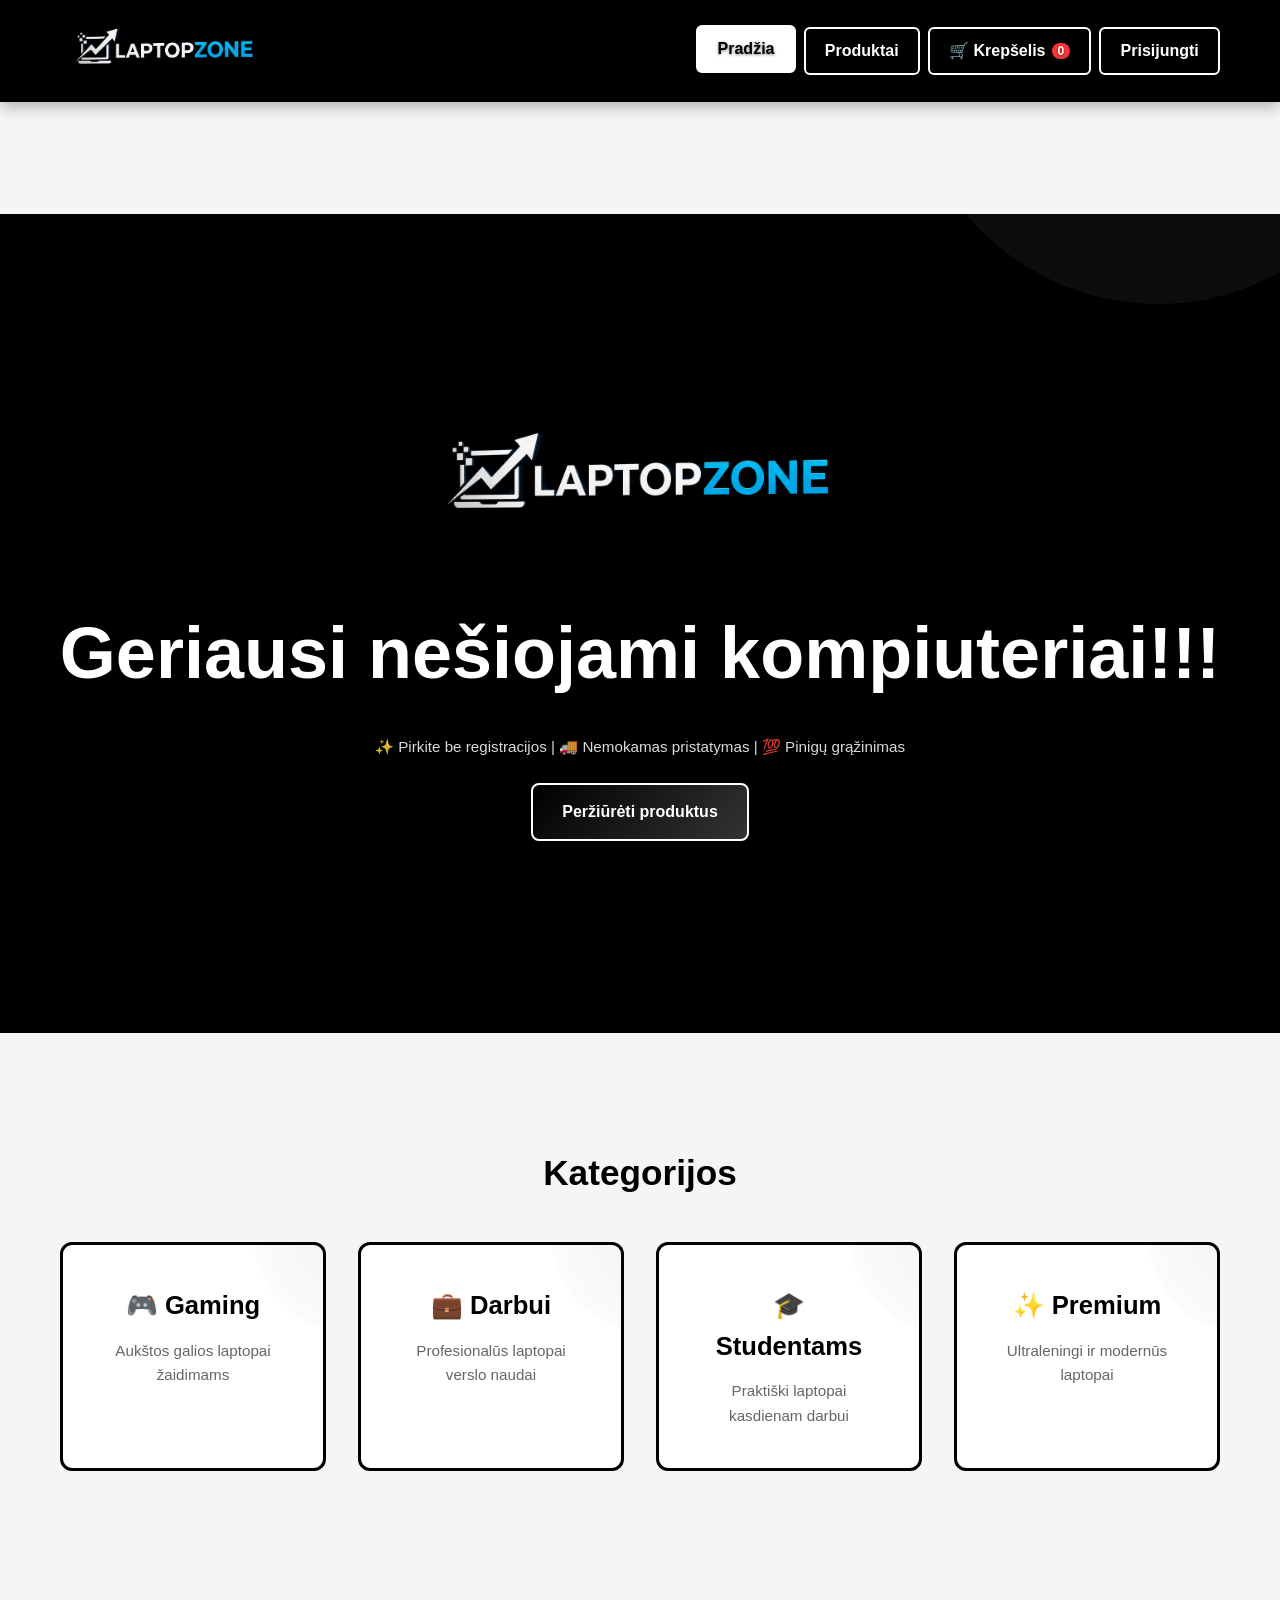
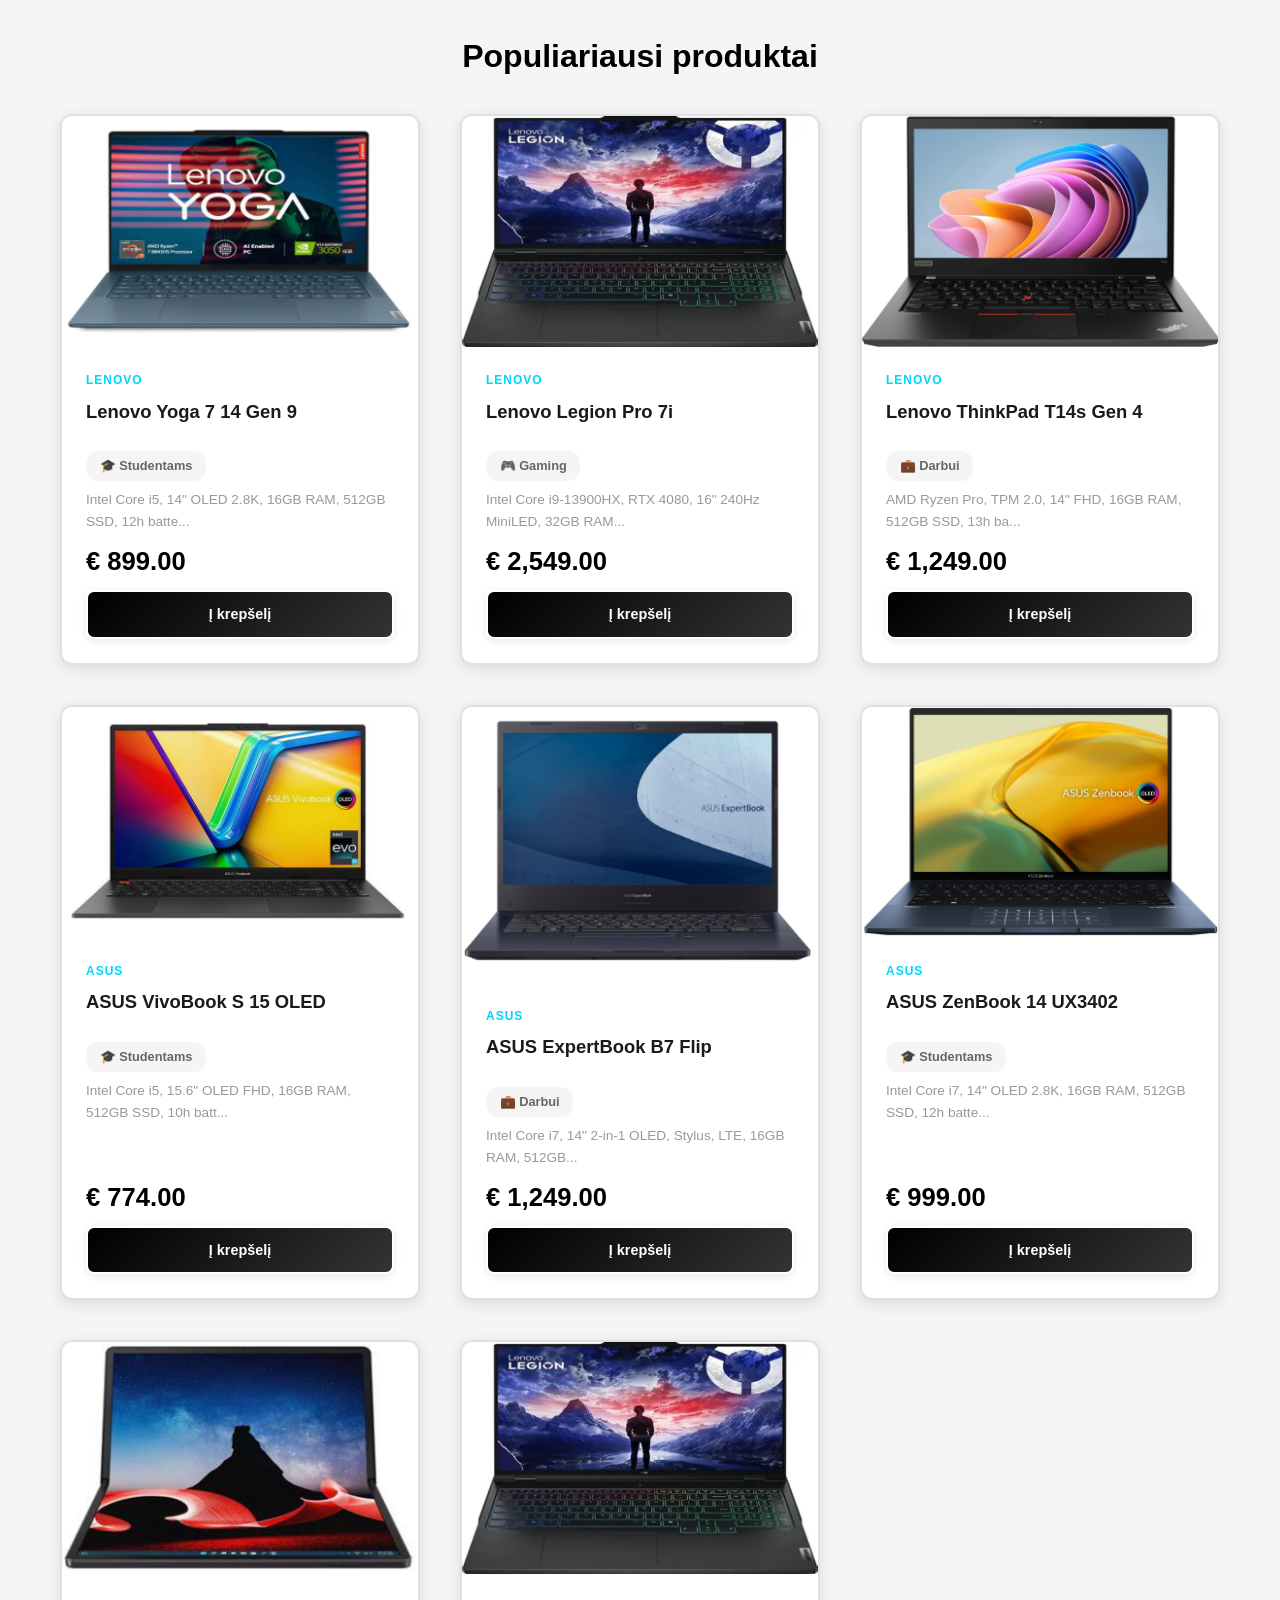
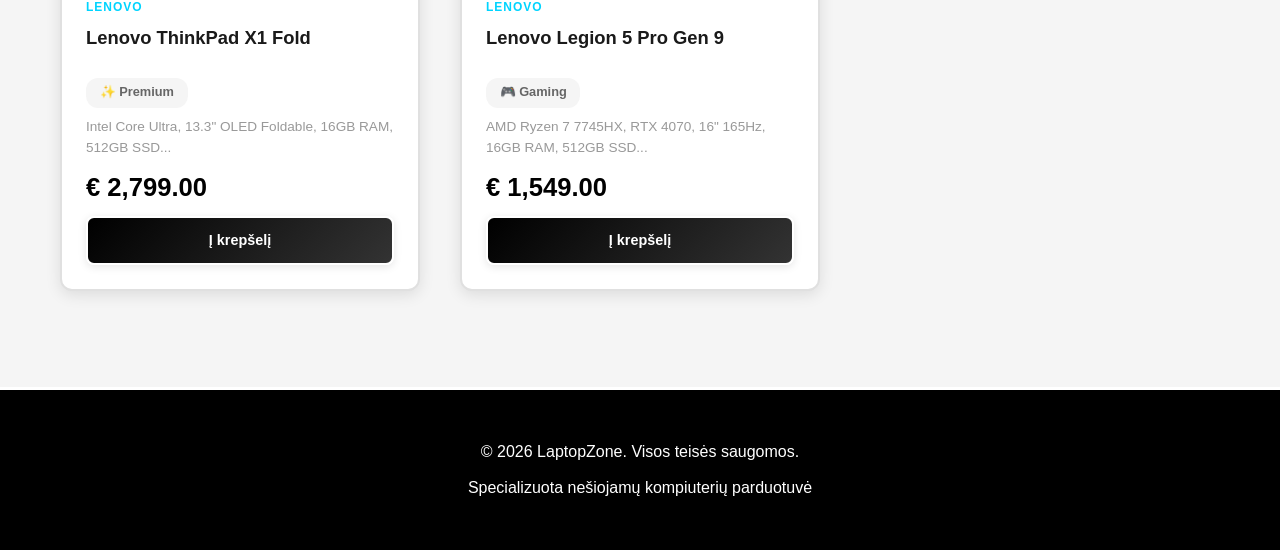
<file: index.html>
<!DOCTYPE html>
<html lang="lt">
<head>
    <meta charset="UTF-8">
    <meta name="viewport" content="width=device-width, initial-scale=1.0">
    <title>LaptopZone - Nešiojamų kompiuterių parduotuvė</title>
    <link rel="stylesheet" href="css/style.css">
</head>
<body>
    <!-- Navigation -->
    <nav class="navbar">
        <div class="container">
            <div class="logo">
                <img src="images/ChatGPT Image Apr 29, 2026, 11_18_04 AM.png" alt="LaptopZone Logo">
            </div>
            <div class="nav-links">
                <a href="index.html" class="active">Pradžia</a>
                <a href="products.html">Produktai</a>
                <a href="cart.html" class="cart-link">
                    🛒 Krepšelis <span class="cart-count">0</span>
                </a>
                <a href="login.html" id="nav-auth">Prisijungti</a>
                <a href="#" id="nav-logout" style="display: none;">Atsijungti</a>
            </div>
        </div>
    </nav>

    <!-- Search Bar -->
    <section class="search-section">
    </section>

    <!-- Hero Section -->
    <section class="hero">
        <div class="hero-content">
            <div style="margin-bottom: 2rem;">
                <img src="images/ChatGPT Image Apr 29, 2026, 11_18_04 AM.png" alt="LaptopZone Logo" style="height: 150px; width: auto; margin: 0 auto;">
            </div>
            <h2>Geriausi nešiojami kompiuteriai!!!</h2>
            <p style="font-size: 0.95rem; opacity: 0.85; margin-bottom: 1.5rem;">✨ Pirkite be registracijos | 🚚 Nemokamas pristatymas | 💯 Pinigų grąžinimas</p>
            <a href="products.html" class="btn btn-primary">Peržiūrėti produktus</a>
        </div>
    </section>

    <!-- Categories Section -->
    <section class="categories-section">
        <div class="container">
            <h2>Kategorijos</h2>
            <div class="categories">
                <div class="category-card" data-category="gaming">
                    <h3>🎮 Gaming</h3>
                    <p>Aukštos galios laptopai žaidimams</p>
                </div>
                <div class="category-card" data-category="work">
                    <h3>💼 Darbui</h3>
                    <p>Profesionalūs laptopai verslo naudai</p>
                </div>
                <div class="category-card" data-category="student">
                    <h3>🎓 Studentams</h3>
                    <p>Praktiški laptopai kasdienam darbui</p>
                </div>
                <div class="category-card" data-category="ultrabook">
                    <h3>✨ Premium</h3>
                    <p>Ultraleningi ir modernūs laptopai</p>
                </div>
            </div>
        </div>
    </section>

    <!-- Featured Products -->
    <section class="featured-section">
        <div class="container">
            <h2>Populiariausi produktai</h2>
            <div class="products-grid" id="featured-products">
                <!-- Loaded by JavaScript -->
            </div>
        </div>
    </section>

    <!-- Footer -->
    <footer class="footer">
        <div class="container">
            <p>&copy; 2026 LaptopZone. Visos teisės saugomos.</p>
            <p>Specializuota nešiojamų kompiuterių parduotuvė</p>
        </div>
    </footer>

    <script src="js/products.js"></script>
    <script src="js/cart.js"></script>
    <script src="js/auth.js"></script>
    <script src="js/main.js"></script>
</body>
</html>
</file>
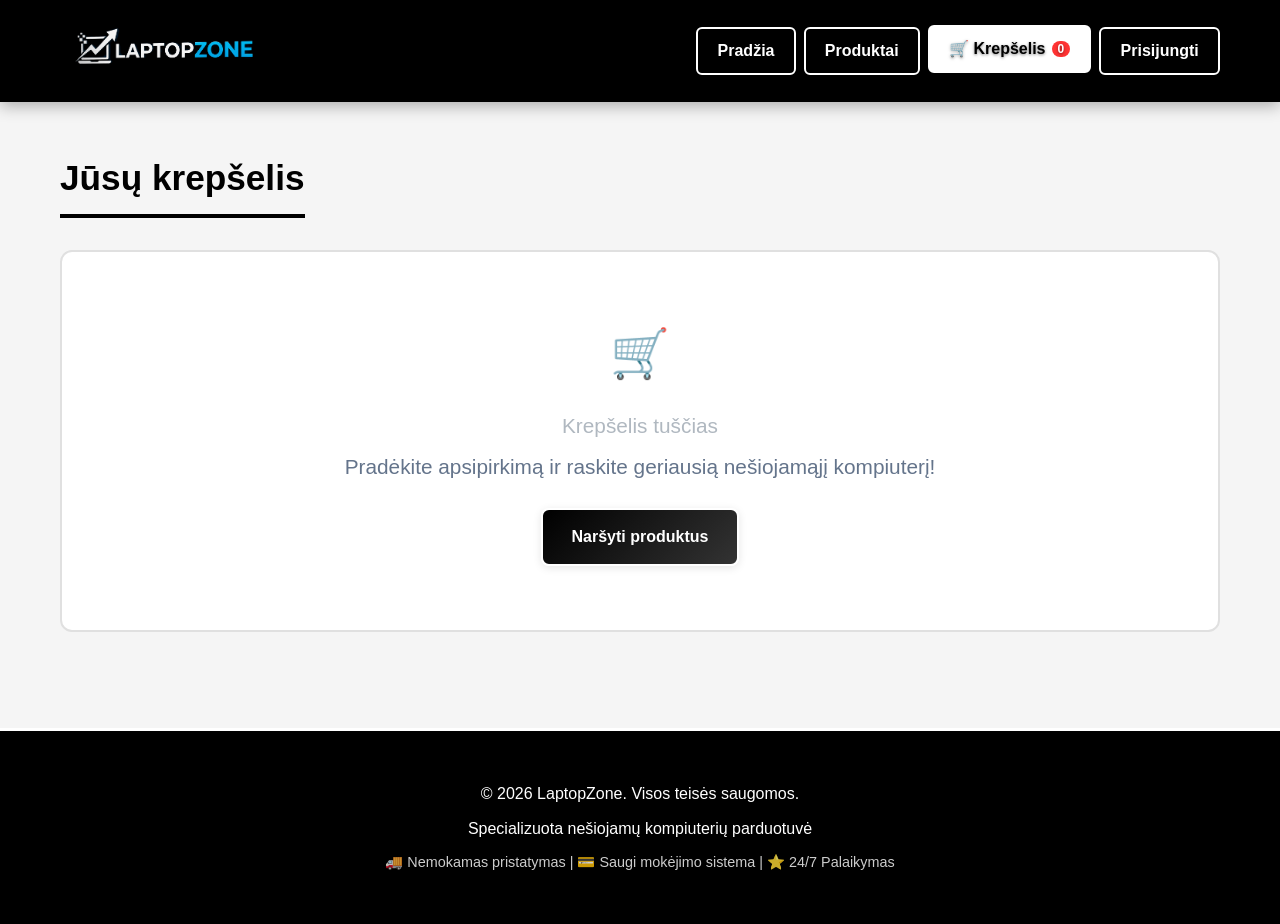
<file: cart.html>
<!DOCTYPE html>
<html lang="lt">
<head>
    <meta charset="UTF-8">
    <meta name="viewport" content="width=device-width, initial-scale=1.0">
    <title>Krepšelis - LaptopZone</title>
    <link rel="stylesheet" href="css/style.css">
</head>
<body>
    <!-- Navigation --> 
    <nav class="navbar">
        <div class="container">
            <div class="logo">
                <img src="images/ChatGPT Image Apr 29, 2026, 11_18_04 AM.png" alt="LaptopZone Logo">
            </div>
            <div class="nav-links">
                <a href="index.html">Pradžia</a>
                <a href="products.html">Produktai</a>
                <a href="cart.html" class="cart-link active">
                    🛒 Krepšelis <span class="cart-count">0</span>
                </a>
                <a href="login.html" id="nav-auth">Prisijungti</a>
                <a href="#" id="nav-logout" style="display: none;">Atsijungti</a>
            </div>
        </div>
    </nav>

    <!-- Cart Section -->
    <section class="cart-section">
        <div class="container">
            <h1>Jūsų krepšelis</h1>
            
            <div class="cart-empty" id="cart-empty">
                <p style="font-size: 3rem; margin-bottom: 1rem;">🛒</p>
                <p style="font-size: 1.3rem; margin-bottom: 0.5rem;">Krepšelis tuščias</p>
                <p style="color: #64748b; margin-bottom: 1.5rem;">Pradėkite apsipirkimą ir raskite geriausią nešiojamąjį kompiuterį!</p>
                <a href="products.html" class="btn btn-primary">Naršyti produktus</a>
            </div>

            <div class="cart-content" id="cart-content" style="display: none;">
                <div class="cart-items">
                    <table class="cart-table">
                        <thead>
                            <tr>
                                <th>Produktas</th>
                                <th>Kaina</th>
                                <th>Kiekis</th>
                                <th>Suma</th>
                                <th>Veiksmas</th>
                            </tr>
                        </thead>
                        <tbody id="cart-items-list">
                            <!-- Loaded by JavaScript -->
                        </tbody>
                    </table>
                </div>

                <div class="cart-summary">
                    <h2>📊 Užsakymo suvestinė</h2>
                    <div class="summary-row">
                        <span>Tarpinė suma:</span>
                        <span id="subtotal">€ 0.00</span>
                    </div>
                    <div class="summary-row">
                        <span>Pristatymas:</span>
                        <span id="cart-shipping">€ 5.99</span>
                    </div>
                    <div class="summary-row total">
                        <span>Iš viso:</span>
                        <span id="total">€ 0.00</span>
                    </div>
                    <button class="btn btn-success" id="checkout-btn">Apmokėti</button>
                    <a href="products.html" class="btn btn-secondary">Tęsti apsipirkimą</a>
                    <p class="checkout-hint">💡 Galite pirkti be registracijos!</p>
                </div>
            </div>
        </div>
    </section>

    <!-- Checkout Modal -->
    <div id="checkout-modal" class="modal" style="display: none;">
        <div class="modal-content">
            <span class="close-modal" onclick="closeCheckoutModal()">&times;</span>
            <h2>🛍️ Užbaigti pirkimą</h2>
            
            <!-- Login/Guest Tabs -->
            <div class="checkout-tabs">
                <button class="tab-btn active" onclick="switchCheckoutTab('guest')">👤 Svečias</button>
                <button class="tab-btn" onclick="switchCheckoutTab('login')">🔐 Prisijungti</button>
            </div>

            <!-- Guest Checkout -->
            <div id="guest-checkout" class="checkout-tab-content active">
                <form id="guest-checkout-form" class="checkout-form">
                    <div class="form-group">
                        <label>👤 Jūsų vardas ir pavardė:</label>
                        <input type="text" id="guest-name" required placeholder="Pvz. Jurgis Vytautas">
                    </div>
                    <div class="form-group">
                        <label>📧 El. paštas:</label>
                        <input type="email" id="guest-email" required placeholder="pvz@gmail.com">
                    </div>
                    <div class="form-group">
                        <label>📱 Telefono numeris:</label>
                        <input type="tel" id="guest-phone" required placeholder="+370 xxx xxxxx">
                    </div>
                    <div class="form-group">
                        <label>📍 Pristatymo adresas:</label>
                        <input type="text" id="guest-address" required placeholder="Gatvė, namas, miestas">
                    </div>
                    <p class="info-text">Užsakymo patvirtinimą ir informaciją išsiųsime el. paštu.</p>
                    <button type="submit" class="btn btn-success" style="width: 100%;">Patvirtinti užsakymą</button>
                </form>
            </div>

            <!-- Login Option -->
            <div id="login-checkout" class="checkout-tab-content" style="display: none;">
                <form id="login-checkout-form" class="checkout-form">
                    <div class="form-group">
                        <label>📧 El. paštas:</label>
                        <input type="email" id="checkout-login-email" required>
                    </div>
                    <div class="form-group">
                        <label>🔑 Slaptažodis:</label>
                        <input type="password" id="checkout-login-password" required>
                    </div>
                    <button type="submit" class="btn btn-success" style="width: 100%;">Prisijungti ir užbaigti pirkimą</button>
                    <p style="text-align: center; margin-top: 1rem; color: #64748b;">
                        Nėra paskyros? <a href="login.html" class="link">Registracija</a>
                    </p>
                </form>
            </div>
        </div>
    </div>

    <!-- Footer -->
    <footer class="footer">
        <div class="container">
            <p>&copy; 2026 LaptopZone. Visos teisės saugomos.</p>
            <p>Specializuota nešiojamų kompiuterių parduotuvė</p>
            <p style="margin-top: 0.5rem; font-size: 0.9rem; opacity: 0.8;">🚚 Nemokamas pristatymas | 💳 Saugi mokėjimo sistema | ⭐ 24/7 Palaikymas</p>
        </div>
    </footer>

    <script src="js/products.js"></script>
    <script src="js/cart.js"></script>
    <script src="js/auth.js"></script>
    <script src="js/main.js"></script>
</body>
</html>
</file>
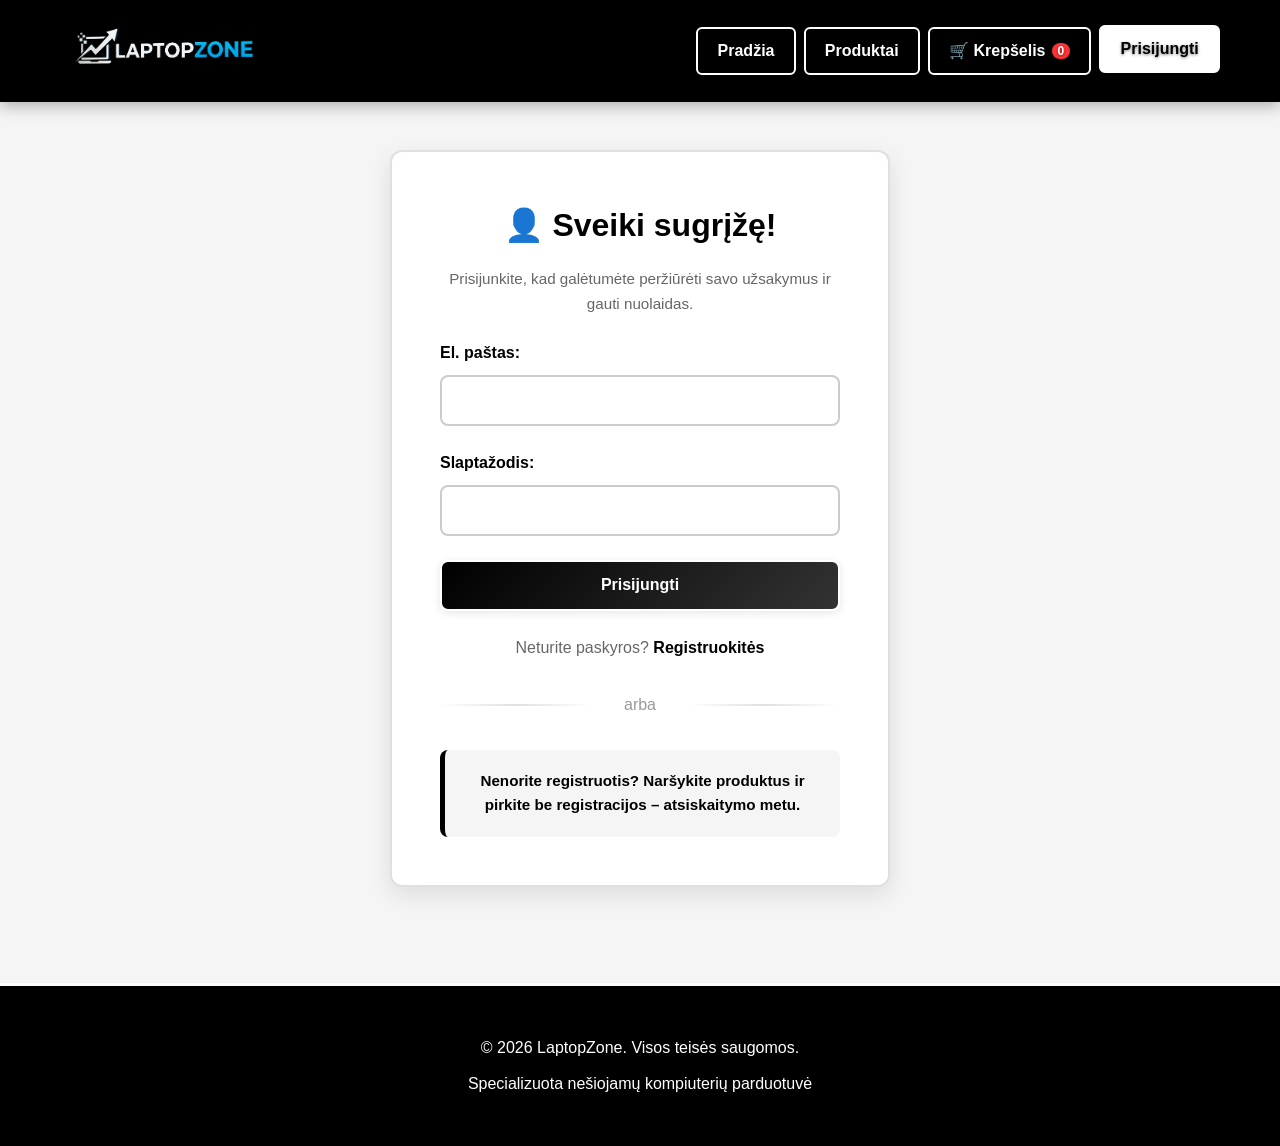
<file: login.html>
<!DOCTYPE html>
<html lang="lt">
<head>
    <meta charset="UTF-8">
    <meta name="viewport" content="width=device-width, initial-scale=1.0">
    <title>Prisijungti / Registracija - LaptopZone</title>
    <link rel="stylesheet" href="css/style.css">
</head>
<body>
    <!-- Navigation -->
    <nav class="navbar">
        <div class="container">
            <div class="logo">
                <img src="images/ChatGPT Image Apr 29, 2026, 11_18_04 AM.png" alt="LaptopZone Logo">
            </div>
            <div class="nav-links">
                <a href="index.html">Pradžia</a>
                <a href="products.html">Produktai</a>
                <a href="cart.html" class="cart-link">
                    🛒 Krepšelis <span class="cart-count">0</span>
                </a>
                <a href="login.html" id="nav-auth" class="active">Prisijungti</a>
                <a href="#" id="nav-logout" style="display: none;">Atsijungti</a>
            </div>
        </div>
    </nav>

    <!-- Auth Section -->
    <section class="auth-section">
        <div class="container">
            <div class="auth-container">
                <div class="form-container" id="login-form-container">
                    <h2>👤 Sveiki sugrįžę!</h2>
                    <p class="form-subtitle">Prisijunkite, kad galėtumėte peržiūrėti savo užsakymus ir gauti nuolaidas.</p>
                    <form id="login-form" class="auth-form">
                        <div class="form-group">
                            <label for="login-email">El. paštas:</label>
                            <input type="email" id="login-email" required>
                        </div>
                        <div class="form-group">
                            <label for="login-password">Slaptažodis:</label>
                            <input type="password" id="login-password" required>
                        </div>
                        <button type="submit" class="btn btn-primary">Prisijungti</button>
                    </form>
                    <p class="form-toggle">Neturite paskyros? <a href="#" id="toggle-register">Registruokitės</a></p>
                    <div class="divider"><span class="divider-text">arba</span></div>
                    <p class="form-info">Nenorite registruotis? <a href="products.html" class="link">Naršykite produktus</a> ir pirkite be registracijos – atsiskaitymo metu.</p>
                </div>

                <div class="form-container" id="register-form-container" style="display: none;">
                    <h2>Registracija</h2>
                    <form id="register-form" class="auth-form">
                        <div class="form-group">
                            <label for="register-name">Vardas:</label>
                            <input type="text" id="register-name" required>
                        </div>
                        <div class="form-group">
                            <label for="register-email">El. paštas:</label>
                            <input type="email" id="register-email" required>
                        </div>
                        <div class="form-group">
                            <label for="register-password">Slaptažodis:</label>
                            <input type="password" id="register-password" required>
                        </div>
                        <div class="form-group">
                            <label for="register-confirm">Patvirtinti slaptažodį:</label>
                            <input type="password" id="register-confirm" required>
                        </div>
                        <button type="submit" class="btn btn-primary">Registruotis</button>
                    </form>
                    <p class="form-toggle">Jau turite paskyrą? <a href="#" id="toggle-login">Prisijungti</a></p>
                </div>

                <div class="user-profile" id="user-profile" style="display: none;">
                    <h2>Jūsų paskyra</h2>
                    <div class="profile-info">
                        <p><strong>Vardas:</strong> <span id="profile-name"></span></p>
                        <p><strong>El. paštas:</strong> <span id="profile-email"></span></p>
                        <p><strong>Registracija:</strong> <span id="profile-date"></span></p>
                    </div>
                    <button id="logout-btn" class="btn btn-danger">Atsijungti</button>
                </div>
            </div>
        </div>
    </section>

    <!-- Footer -->
    <footer class="footer">
        <div class="container">
            <p>&copy; 2026 LaptopZone. Visos teisės saugomos.</p>
            <p>Specializuota nešiojamų kompiuterių parduotuvė</p>
        </div>
    </footer>

    <script src="js/products.js"></script>
    <script src="js/cart.js"></script>
    <script src="js/auth.js"></script>
    <script src="js/main.js"></script>
</body>
</html>
</file>
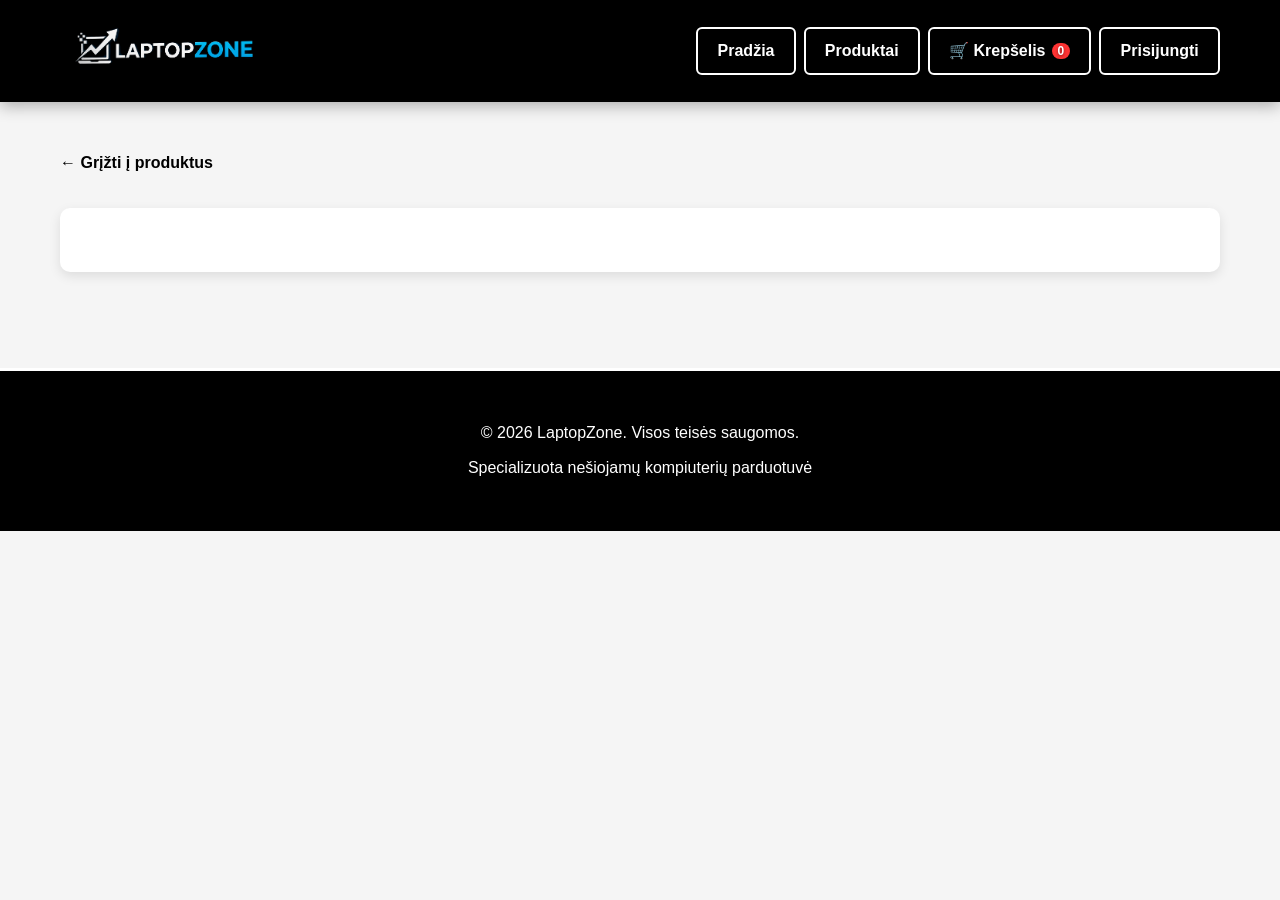
<file: product.html>
<!DOCTYPE html>
<html lang="lt">
<head>
    <meta charset="UTF-8">
    <meta name="viewport" content="width=device-width, initial-scale=1.0">
    <title>Produkto detalės - LaptopZone</title>
    <link rel="stylesheet" href="css/style.css">
</head>
<body>
    <!-- Navigation -->
    <nav class="navbar">
        <div class="container">
            <div class="logo">
                <img src="images/ChatGPT Image Apr 29, 2026, 11_18_04 AM.png" alt="LaptopZone Logo">
            </div>
            <div class="nav-links">
                <a href="index.html">Pradžia</a>
                <a href="products.html">Produktai</a>
                <a href="cart.html" class="cart-link">
                    🛒 Krepšelis <span class="cart-count">0</span>
                </a>
                <a href="login.html" id="nav-auth">Prisijungti</a>
                <a href="#" id="nav-logout" style="display: none;">Atsijungti</a>
            </div>
        </div>
    </nav>

    <!-- Product Details -->
    <section class="product-details-section">
        <div class="container">
            <a href="products.html" class="back-link">← Grįžti į produktus</a>
            <div class="product-details" id="product-details">
                <!-- Loaded by JavaScript -->
            </div>
        </div>
    </section>

    <!-- Footer -->
    <footer class="footer">
        <div class="container">
            <p>&copy; 2026 LaptopZone. Visos teisės saugomos.</p>
            <p>Specializuota nešiojamų kompiuterių parduotuvė</p>
        </div>
    </footer>

    <script src="js/products.js"></script>
    <script src="js/cart.js"></script>
    <script src="js/auth.js"></script>
    <script src="js/main.js"></script>
</body>
</html>
</file>
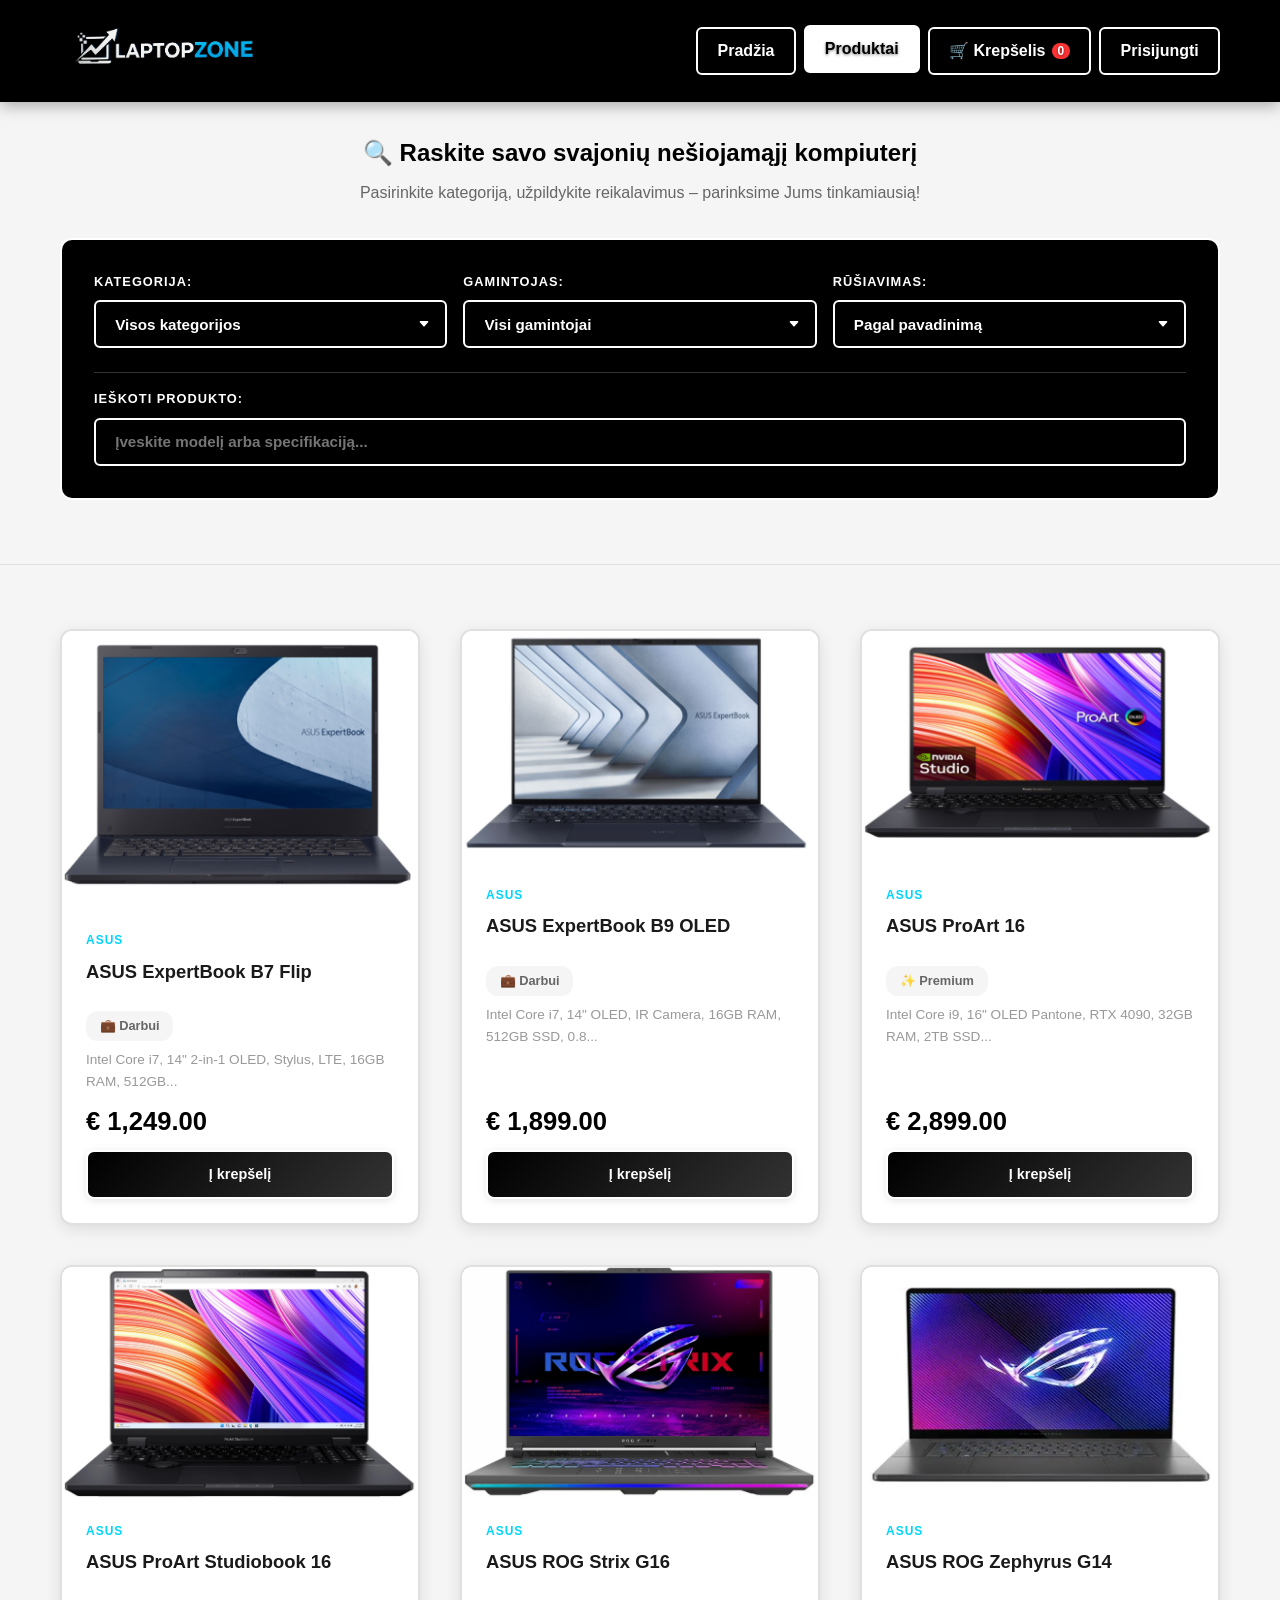
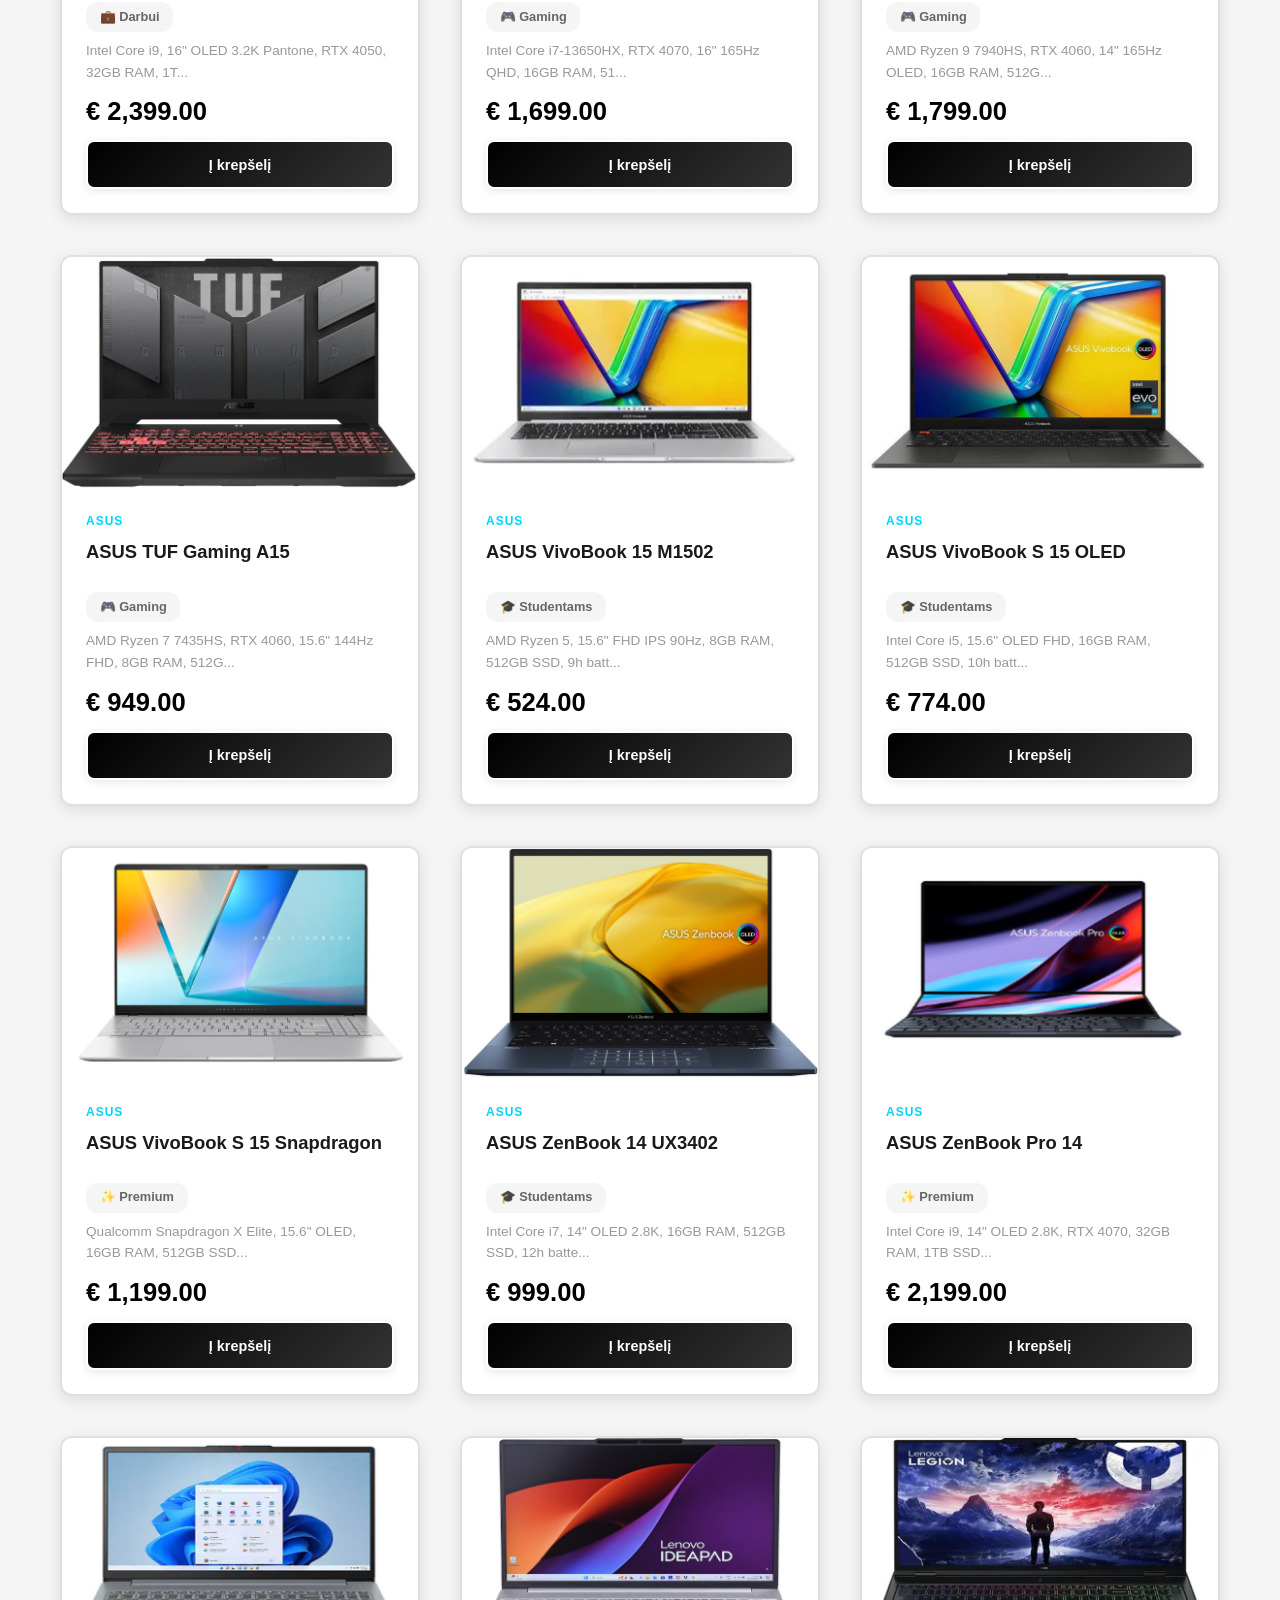
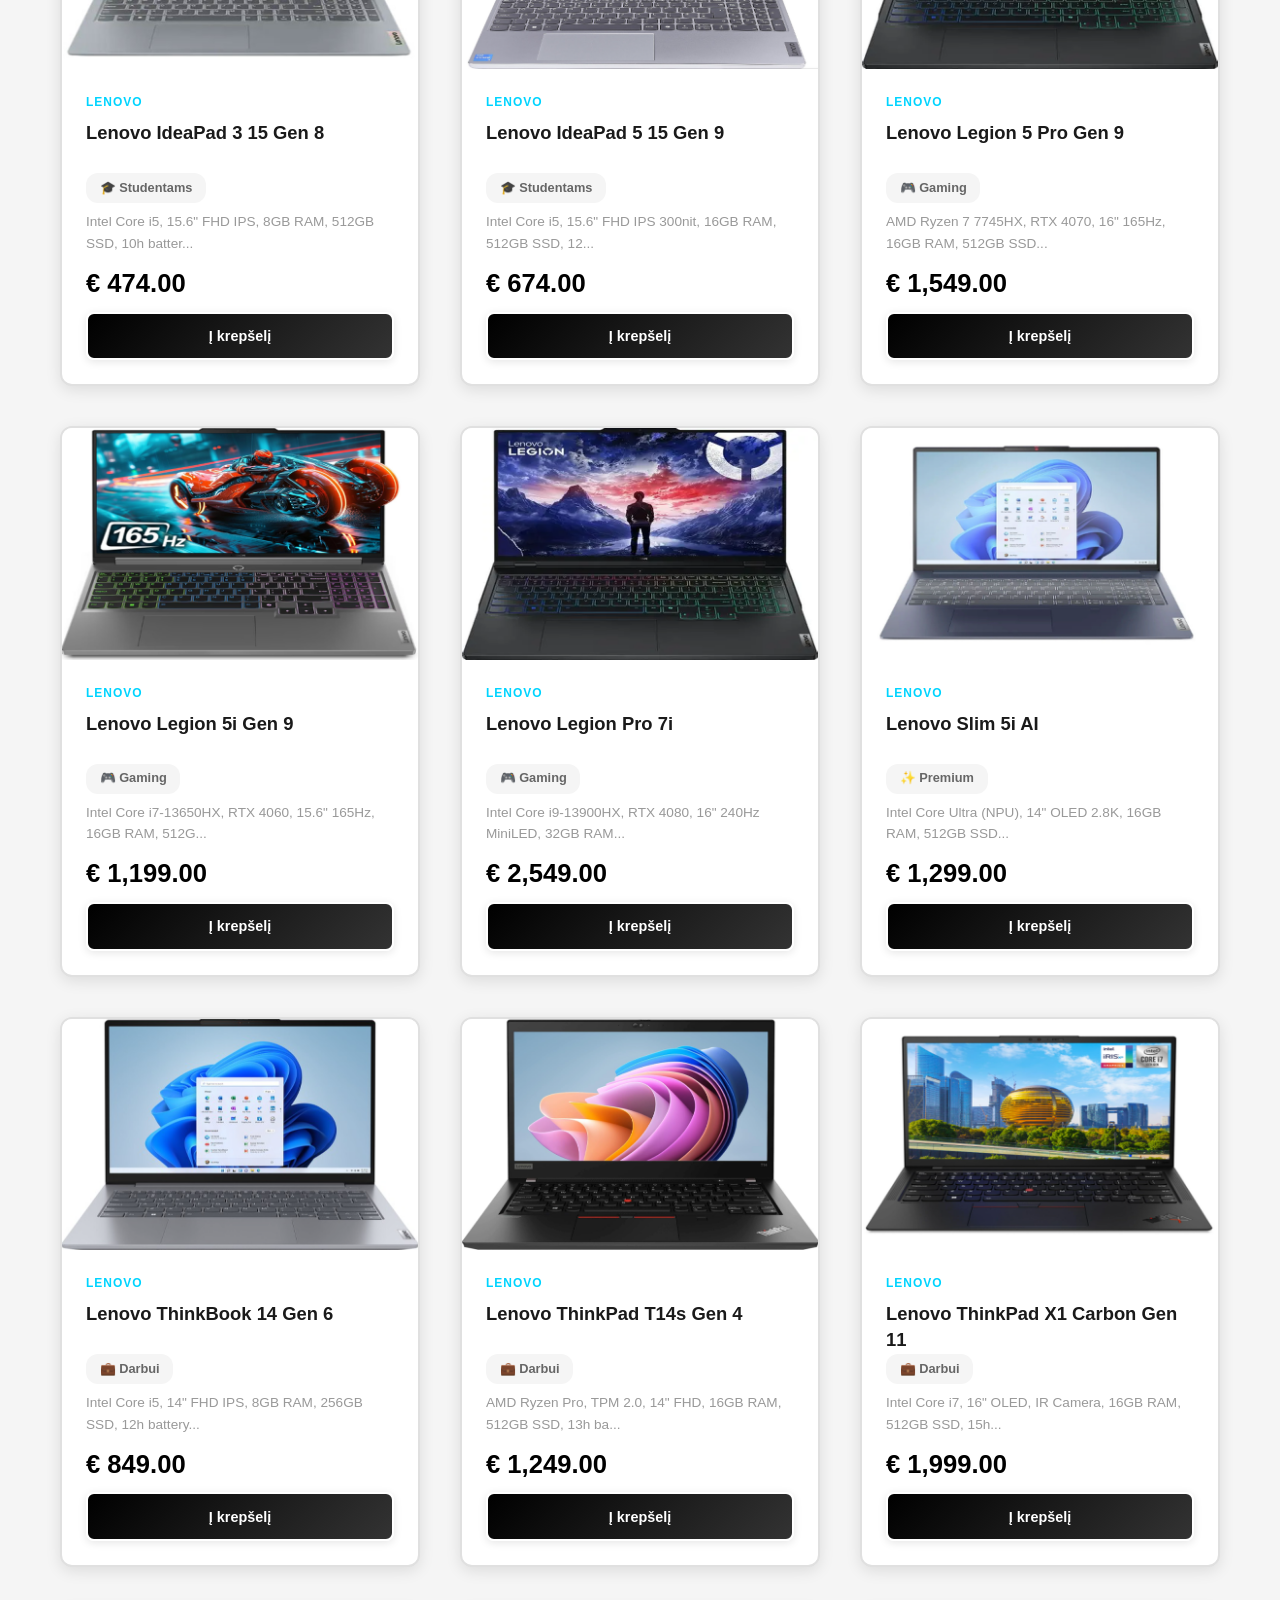
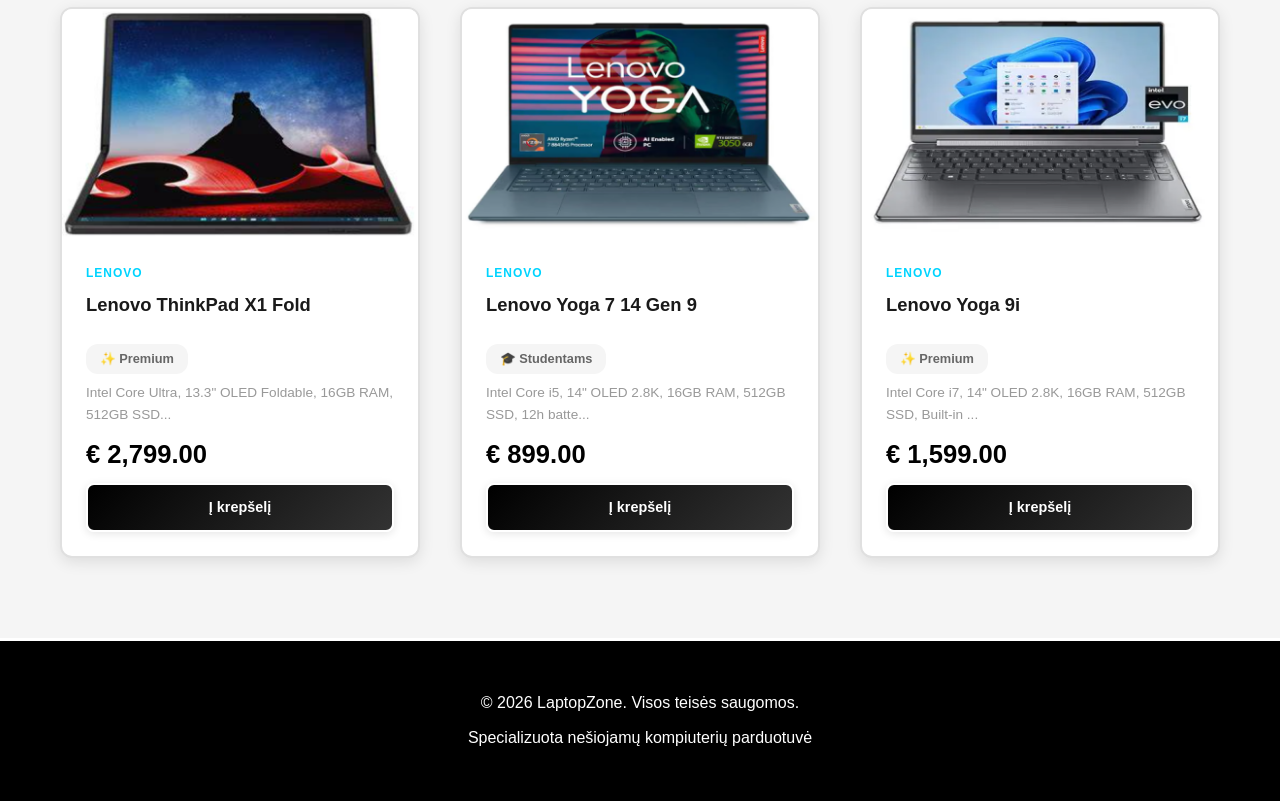
<file: products.html>
<!DOCTYPE html>
<html lang="lt">
<head>
    <meta charset="UTF-8">
    <meta name="viewport" content="width=device-width, initial-scale=1.0">
    <title>Produktai - LaptopZone</title>
    <link rel="stylesheet" href="css/style.css">
</head>
<body>
    <!-- Navigation -->
    <nav class="navbar">
        <div class="container">
            <div class="logo">
                <img src="images/ChatGPT Image Apr 29, 2026, 11_18_04 AM.png" alt="LaptopZone Logo">
            </div>
            <div class="nav-links">
                <a href="index.html">Pradžia</a>
                <a href="products.html" class="active">Produktai</a>
                <a href="cart.html" class="cart-link">
                    🛒 Krepšelis <span class="cart-count">0</span>
                </a>
                <a href="login.html" id="nav-auth">Prisijungti</a>
                <a href="#" id="nav-logout" style="display: none;">Atsijungti</a>
            </div>
        </div>
    </nav>

    <!-- Filters and Search -->
    <section class="filters-section">
        <div class="container">
            <div class="section-welcome">
                <h2>🔍 Raskite savo svajonių nešiojamąjį kompiuterį</h2>
                <p>Pasirinkite kategoriją, užpildykite reikalavimus – parinksime Jums tinkamiausią!</p>
            </div>
            <div class="filters">
                <div class="filters-row">
                    <div class="filter-group">
                        <label>Kategorija:</label>
                        <select id="category-filter">
                            <option value="all">Visos kategorijos</option>
                            <option value="gaming">Žaidimams</option>
                            <option value="work">Darbui</option>
                            <option value="student">Studentams</option>
                            <option value="ultrabook">Premium</option>
                        </select>
                    </div>
                    <div class="filter-group">
                        <label>Gamintojas:</label>
                        <select id="brand-filter">
                            <option value="">Visi gamintojai</option>
                            <option value="Lenovo">Lenovo</option>
                            <option value="ASUS">ASUS</option>
                        </select>
                    </div>
                    <div class="filter-group">
                        <label>Rūšiavimas:</label>
                        <select id="sort-filter">
                            <option value="name">Pagal pavadinimą</option>
                            <option value="price-low">Kaina: mažiausia</option>
                            <option value="price-high">Kaina: didžiausia</option>
                        </select>
                    </div>
                </div>

                <div class="search-row">
                    <label>Ieškoti produkto:</label>
                    <input type="text" id="search-filter" class="search-input" placeholder="Įveskite modelį arba specifikaciją...">
                </div>
            </div>
        </div>
    </section>

    <!-- Products Grid -->
    <section class="products-section">
        <div class="container">
            <div class="products-grid" id="products-grid">
                <!-- Loaded by JavaScript -->
            </div>
        </div>
    </section>

    <!-- Footer -->
    <footer class="footer">
        <div class="container">
            <p>&copy; 2026 LaptopZone. Visos teisės saugomos.</p>
            <p>Specializuota nešiojamų kompiuterių parduotuvė</p>
        </div>
    </footer>

    <script src="js/products.js"></script>
    <script src="js/cart.js"></script>
    <script src="js/auth.js"></script>
    <script src="js/main.js"></script>
</body>
</html>
</file>
<file: css/style.css>
/* ============================================
   LaptopZone - Modern Tech Store Styling
   ============================================ */

* {
    margin: 0;
    padding: 0;
    box-sizing: border-box;
}

:root {
    --primary-color: #000000;
    --secondary-color: #1a1a1a;
    --accent-color: #ffffff;
    --accent-dark: #333333;
    --success-color: #00BB00;
    --danger-color: #FF3333;
    --warning-color: #FF9900;
    --light-bg: #f5f5f5;
    --border-color: #cccccc;
    --text-color: #1a1a1a;
    --text-light: #666666;
    --gradient-light: #ffffff;
}

body {
    font-family: 'Segoe UI', Tahoma, Geneva, Verdana, sans-serif;
    background: #f5f5f5;
    color: #1a1a1a;
    line-height: 1.6;
    min-height: 100vh;
}

.container {
    max-width: 1200px;
    margin: 0 auto;
    padding: 0 20px;
}

/* Navigation */
.navbar {
    background: #000000;
    color: white;
    padding: 1rem 0;
    position: sticky;
    top: 0;
    z-index: 100;
    box-shadow: 0 4px 15px rgba(0, 0, 0, 0.3);
}

.navbar .container {
    display: flex;
    justify-content: space-between;
    align-items: center;
}

.logo {
    display: flex;
    align-items: center;
    gap: 1rem;
}

.logo img {
    height: 70px;
    width: auto;
}

.logo h1 {
    font-size: 1.6rem;
    font-weight: 900;
    color: #000000;
    margin: 0;
}

.nav-links {
    display: flex;
    gap: 0.5rem;
    align-items: center;
}

.nav-links a {
    color: #ffffff;
    text-decoration: none;
    transition: all 0.3s ease;
    padding: 0.6rem 1.2rem;
    border-radius: 6px;
    font-weight: 700;
    text-shadow: 0 1px 3px rgba(0, 0, 0, 0.5);
    /* PAKEITIMAS: pridedame baltą rėmelį visiems mygtukams iš karto */
    border: 2px solid #ffffff; 
    display: inline-flex;
    align-items: center;
}

.nav-links a:hover,
.nav-links a.active {
    background-color: #ffffff;
    color: #000000;
    transform: translateY(-2px);
    box-shadow: 0 4px 12px rgba(0, 0, 0, 0.2);
    border-color: #ffffff;
}

.nav-links a.cart-link.active {
    background-color: #ffffff !important;
    color: #000000 !important;
}

/* Taip pat, kad matytųsi skaičiukas, kai krepšelis aktyvus (nebūtina, bet gražiau) */
.nav-links a.cart-link.active .cart-count,
.nav-links a.cart-link:hover .cart-count {
    background-color: var(--danger-color) !important;
    color: white !important;
}

.cart-link {
    background-color: transparent;
    /* !important nebereikalingas, nes border jau yra viršuje */
}
.cart-link:hover {
    background-color: #ffffff !important;
    color: #000000 !important;
}

.cart-count {
    background-color: var(--danger-color) !important;
    color: white !important;
    padding: 2px 6px;
    border-radius: 10px;
    font-size: 0.75rem;
    margin-left: 6px;
    font-weight: 700;
    line-height: 1; /* Neleidžia tekstui didinti mygtuko aukščio */
    display: inline-block;
}

/* Hero Section */
.hero {
    background: linear-gradient(135deg, #000000 0%, #000000 50%, #000000 100%);
    color: white;
    padding: 12rem 2rem;
    text-align: center;
    margin-bottom: 3rem;
    position: relative;
    overflow: hidden;
}

.hero::before {
    content: '';
    position: absolute;
    top: -50%;
    right: -10%;
    width: 500px;
    height: 500px;
    background: rgba(255, 255, 255, 0.05);
    border-radius: 50%;
    animation: float 6s ease-in-out infinite;
}

@keyframes float {
    0%, 100% { transform: translateY(0px); }
    50% { transform: translateY(20px); }
}

.hero-content {
    position: relative;
    z-index: 1;
}

.hero-content h2 {
    font-size: 4.5rem;
    margin-bottom: 1.5rem;
    font-weight: 900;
    text-shadow: 0 2px 10px rgba(0, 0, 0, 0.5);
    color: #ffffff;
}

.hero-content p {
    font-size: 1.2rem;
    margin-bottom: 2rem;
    opacity: 0.95;
    font-weight: 500;
    color: #ffffff;
}

/* Buttons */
.btn {
    display: inline-block;
    padding: 0.9rem 1.8rem;
    border: none;
    border-radius: 8px;
    cursor: pointer;
    font-size: 1rem;
    text-decoration: none;
    transition: all 0.3s ease;
    text-align: center;
    font-weight: 700;
    box-shadow: 0 2px 8px rgba(0, 0, 0, 0.1);
}

.btn-primary {
    background: linear-gradient(135deg, #000000, #333333);
    color: white;
    border: 2px solid #ffffff;
}

.btn-primary:hover {
    background: linear-gradient(135deg, #333333, #000000);
    transform: translateY(-3px);
    box-shadow: 0 6px 20px rgba(0, 0, 0, 0.4);
}

.btn-secondary {
    background-color: #6B7280;
    color: white;
}

.btn-secondary:hover {
    background-color: #4B5563;
    transform: translateY(-3px);
    box-shadow: 0 6px 20px rgba(0, 0, 0, 0.2);
}

.btn-success {
    background: linear-gradient(135deg, var(--success-color), #00AA00);
    color: white;
}

.btn-success:hover {
    background: linear-gradient(135deg, #00AA00, var(--success-color));
    transform: translateY(-3px);
    box-shadow: 0 6px 20px rgba(0, 187, 0, 0.4);
}

.btn-danger {
    background: linear-gradient(135deg, var(--danger-color), #DD0000);
    color: white;
}

.btn-danger:hover {
    background: linear-gradient(135deg, #DD0000, var(--danger-color));
    transform: translateY(-3px);
    box-shadow: 0 6px 20px rgba(255, 51, 51, 0.4);
}

.btn-warning {
    background: linear-gradient(135deg, var(--warning-color), #FF7700);
    color: white;
}

.btn-warning:hover {
    background: linear-gradient(135deg, #FF7700, var(--warning-color));
    transform: translateY(-3px);
    box-shadow: 0 6px 20px rgba(255, 153, 0, 0.4);
}

/* Categories Section */
.categories-section {
    background: transparent;
    padding: 4rem 0;
    margin-bottom: 3rem;
    border-radius: 10px;
}

.categories-section h2 {
    font-size: 2.2rem;
    margin-bottom: 2.5rem;
    text-align: center;
    color: #000000;
    font-weight: 800;
}

.categories {
    display: grid;
    grid-template-columns: repeat(auto-fit, minmax(250px, 1fr));
    gap: 2rem;
}

.category-card {
    background: #ffffff;
    padding: 2.5rem;
    border-radius: 12px;
    text-align: center;
    cursor: pointer;
    border: 3px solid #000000;
    transition: all 0.3s ease;
    position: relative;
    overflow: hidden;
}

.category-card::before {
    content: '';
    position: absolute;
    top: -50%;
    right: -50%;
    width: 200px;
    height: 200px;
    background: radial-gradient(circle, rgba(0, 0, 0, 0.05), transparent);
    border-radius: 50%;
}

.category-card:hover {
    border-color: #000000;
    transform: translateY(-8px);
    box-shadow: 0 10px 30px rgba(0, 0, 0, 0.2);
    background: #f5f5f5;
}

.category-card h3 {
    font-size: 1.6rem;
    margin-bottom: 0.8rem;
    color: #000000;
    font-weight: 700;
}

.category-card p {
    color: #666666;
    font-size: 0.95rem;
}

/* Search Section */
.search-section {
    background: transparent;
    padding: 2.5rem 0;
    margin-bottom: 2rem;
    position: relative;
}

.search-box {
    width: 100%;
    max-width: 600px;
    display: block;
    margin: 0 auto;
    padding: 1.1rem;
    font-size: 1rem;
    border: 3px solid #000000;
    border-radius: 10px;
    transition: all 0.3s ease;
    background-color: #ffffff;
    color: #1a1a1a;
}

.search-box:focus {
    outline: none;
    border-color: #333333;
    box-shadow: 0 0 0 4px rgba(0, 0, 0, 0.1);
}

.search-results {
    background-color: #ffffff;
    position: absolute;
    top: 100%;
    left: 50%;
    transform: translateX(-50%);
    width: 100%;
    max-width: 600px;
    border: 2px solid #000000;
    border-radius: 10px;
    max-height: 400px;
    overflow-y: auto;
    z-index: 50;
    box-shadow: 0 8px 24px rgba(0, 0, 0, 0.2);
}

.search-result-item {
    padding: 1rem;
    border-bottom: 1px solid #e0e0e0;
    cursor: pointer;
    transition: all 0.2s;
}

.search-result-item:hover {
    background-color: #f5f5f5;
    padding-left: 1.2rem;
}

.search-result-item a {
    text-decoration: none;
    color: #000000;
    display: block;
    font-weight: 500;
}

/* Filters Section */
.filters-section {
    background: transparent;
    padding: 2rem 0;
    margin-bottom: 2rem;
    border-bottom: 1px solid #e0e0e0;
}

.section-welcome {
    text-align: center;
    margin-bottom: 2rem;
}

.section-welcome h2 {
    color: #000000;
    margin-bottom: 0.5rem;
    font-size: 1.5rem;
}

.section-welcome p {
    color: #666666;
    margin-bottom: 0;
}

.filters {
    display: flex;
    flex-direction: column; /* Išdėsto elementus vertikaliai */
    gap: 1.5rem;
    background: #000000;
    padding: 2rem;
    border-radius: 12px;
    border: 2px solid #ffffff;
    margin-bottom: 2rem;
}

.filters-row {
    display: flex;
    flex-wrap: wrap;
    gap: 1rem;
    width: 100%;
}

.filter-group {
    flex: 1;
    min-width: 150px;
    display: flex;
    flex-direction: column;
    gap: 0.5rem;
}

.filter-group label {
    color: #ffffff;
    font-weight: 700;
    text-transform: uppercase;
    font-size: 0.85rem;
    letter-spacing: 1px;
}

.search-input {
    cursor: text;
}

.search-row {
    display: flex;
    flex-direction: column;
    gap: 0.5rem;
    width: 100%;
    border-top: 1px solid #333; /* Vizualus atskyrimas */
    padding-top: 1rem;
}

.filter-group select {
    padding: 0.8rem 1rem;
    border: 2px solid #e2e8f0;
    border-radius: 8px;
    background-color: #fff;
    font-size: 0.95rem;
    cursor: pointer;
    outline: none;
    height: 45px; /* Sutampa su paieškos laukelio aukščiu */
}

.filter-group select, 
.search-input {
    width: 100%;
    height: 48px;
    padding: 0.6rem 1.2rem;
    background-color: transparent;
    color: #ffffff;
    border: 2px solid #ffffff; /* Toks pat kaip krepšelio rėmelis */
    border-radius: 6px;
    font-weight: 700;
    font-size: 0.95rem;
    outline: none;
    transition: all 0.3s ease;
}

.filter-group select {
    appearance: none;
    background-image: url("data:image/svg+xml,%3Csvg xmlns='http://www.w3.org/2000/svg' width='12' height='12' fill='white' viewBox='0 0 16 16'%3E%3Cpath d='M7.247 11.14 2.451 5.658C1.885 5.013 2.345 4 3.204 4h9.592a1 1 0 0 1 .753 1.659l-4.796 5.48a1 1 0 0 1-1.506 0z'/%3E%3C/svg%3E");
    background-repeat: no-repeat;
    background-position: calc(100% - 15px) center;
}

.filter-group select:focus, 
.search-input:focus {
    background-color: #000000;
    color: #ffffff; /* Invertuojame spalvas fokuso metu */
}

.filter-group select:focus {
    background-image: url("data:image/svg+xml,%3Csvg xmlns='http://www.w3.org/2000/svg' width='12' height='12' fill='black' viewBox='0 0 16 16'%3E%3Cpath d='M7.247 11.14 2.451 5.658C1.885 5.013 2.345 4 3.204 4h9.592a1 1 0 0 1 .753 1.659l-4.796 5.48a1 1 0 0 1-1.506 0z'/%3E%3C/svg%3E");
}

/* Featured Section */
.featured-section {
    padding: 3rem 0;
}

@media (max-width: 768px) {
    .filters-row {
        flex-direction: column;
    }
}

.filter-group select:hover,
.filter-group select:focus,
.search-input:focus {
    background-color: #ffffff;
    color: #000000;
    transform: translateY(-2px);
    box-shadow: 0 4px 12px rgba(255, 255, 255, 0.2);
}

.filters label {
    color: #ffffff;
    font-weight: 700;
    text-transform: uppercase;
    font-size: 0.8rem;
    letter-spacing: 1px;
}

.featured-section h2 {
    font-size: 2rem;
    margin-bottom: 2rem;
    text-align: center;
    color: #000000;
}

/* Products Grid */
.products-grid {
    display: grid;
    grid-template-columns: repeat(auto-fill, minmax(280px, 1fr));
    gap: 2.5rem;
}

.product-card {
    background: #ffffff;
    border-radius: 12px;
    overflow: hidden;
    box-shadow: 0 4px 15px rgba(0, 0, 0, 0.1);
    transition: all 0.3s ease;
    display: flex;
    flex-direction: column;
    border: 2px solid #e0e0e0;
}

.product-card:hover {
    transform: translateY(-10px);
    box-shadow: 0 15px 40px rgba(0, 0, 0, 0.2);
    border-color: #000000;
}

.product-image img {
    max-width: 95%; 
    max-height: 95%;
    width: auto;
    height: auto;
    object-fit: contain; 
    display: block;
    margin: auto;
}

.product-image img {
    max-width: 100%;
    max-height: 100%;
    width: auto;   
    height: auto;
    object-fit: contain;
}

.product-image::after {
    content: '';
    position: absolute;
    top: -50%;
    right: -50%;
    width: 300px;
    height: 300px;
    background: radial-gradient(circle, rgba(0, 0, 0, 0.03), transparent);
    border-radius: 50%;
}

.product-info {
    padding: 1.5rem;
    flex-grow: 1;
    display: grid;
    grid-template-rows: auto auto auto 1fr auto auto;
    gap: 0.5rem;
}

.product-brand {
    font-size: 0.75rem;
    color: #00D4FF;
    font-weight: 800;
    text-transform: uppercase;
    letter-spacing: 1px;
    grid-row: 1;
}

.product-name {
    font-size: 1.15rem;
    font-weight: 700;
    color: #1a1a1a;
    grid-row: 2;
    line-height: 1.4;
    display: -webkit-box;
    -webkit-line-clamp: 2;
    -webkit-box-orient: vertical;
    overflow: hidden;
    height: 2.8rem;
}

.product-category {
    font-size: 0.8rem;
    background: #f5f5f5;
    color: #666666;
    padding: 0.3rem 0.85rem;
    border-radius: 12px;
    width: fit-content;
    font-weight: 600;
    grid-row: 3;
}

.product-specs {
    font-size: 0.85rem;
    color: #999999;
    line-height: 1.6;
    grid-row: 4;
    overflow: hidden;
    text-overflow: ellipsis;
    display: -webkit-box;
    -webkit-line-clamp: 2;
    -webkit-box-orient: vertical;
}

.product-price {
    font-size: 1.6rem;
    color: #000000;
    font-weight: 800;
    grid-row: 5;
    align-self: end;
}

.product-actions {
    display: flex;
    gap: 0.8rem;
    grid-row: 6;
}

.product-actions a,
.product-actions button {
    flex: 1;
    font-size: 0.9rem;
}

.product-actions button:hover {
    transform: translateY(-2px);
}

/* Product Details Section */
.product-details-section {
    padding: 3rem 0;
}

.back-link {
    display: inline-block;
    margin-bottom: 2rem;
    color: #000000;
    text-decoration: none;
    font-weight: 600;
    transition: all 0.3s ease;
}

.back-link:hover {
    transform: translateX(-5px);
}

.product-details {
    background-color: #ffffff;
    border-radius: 10px;
    overflow: hidden;
    padding: 2rem;
    box-shadow: 0 4px 12px rgba(0, 0, 0, 0.1);
}

.product-details-content {
    display: grid;
    grid-template-columns: 1fr 1fr;
    gap: 3rem;
}

.product-image-large {
    width: 100%;
    height: 400px;
    background: transparent;
    display: flex;
    align-items: center;
    justify-content: center;
    font-size: 8rem;
    color: #dddddd;
    border-radius: 10px;
    overflow: hidden;
}

.product-info-large h1 {
    font-size: 2rem;
    margin-bottom: 1rem;
    color: #000000;
}

.product-specs-list {
    background-color: #f5f5f5;
    padding: 1.5rem;
    border-radius: 8px;
    margin: 1.5rem 0;
}

.spec-item {
    display: grid;
    grid-template-columns: 150px 1fr;
    margin-bottom: 1rem;
    padding-bottom: 1rem;
    border-bottom: 1px solid #e0e0e0;
}

.spec-item:last-child {
    margin-bottom: 0;
    padding-bottom: 0;
    border-bottom: none;
}

.spec-label {
    font-weight: 600;
    color: #000000;
}

.spec-value {
    color: #666666;
}

/* Cart Section */
.cart-section {
    padding: 3rem 0;
    min-height: 500px;
}

.cart-section h1 {
    color: #000000;
    margin-bottom: 2rem;
    font-size: 2.2rem;
    font-weight: 800;
    border-bottom: 4px solid #000000;
    display: inline-block;
    padding-bottom: 0.5rem;
}

.cart-empty {
    background: #ffffff;
    padding: 4rem 2rem;
    text-align: center;
    border-radius: 12px;
    border: 2px solid #e0e0e0;
}

.cart-empty p {
    font-size: 1.3rem;
    color: #b0b8c0;
    margin-bottom: 2rem;
}

.cart-content {
    display: grid;
    grid-template-columns: 1fr 320px;
    gap: 2.5rem;
}

.cart-section h1 {
    color: #000000;
    margin-bottom: 2rem;
    font-size: 2.2rem;
    font-weight: 800;
    border-bottom: 4px solid #000000;
    display: inline-block;
    padding-bottom: 0.5rem;
}

.cart-table {
    width: 100%;
    border-collapse: collapse;
    table-layout: fixed;
    border: 2px solid #000000; /* Išorinis rėmelis juodas */
    background-color: #ffffff;
}

/* Stulpelių pločių paskirstymas */
.cart-table th:nth-child(1) { width: 30%; text-align: left; } /* Produktas */
.cart-table th:nth-child(2) { width: 15%; } /* Kaina */
.cart-table th:nth-child(3) { width: 20%; } /* Kiekis */
.cart-table th:nth-child(4) { width: 15%; } /* Suma */
.cart-table th:nth-child(5) { width: 20%; } /* Veiksmas */
.cart-table th {
    background-color: #000000;
    color: #ffffff;
    padding: 1.2rem 0.5rem;
    text-align: center;
    border: 1px solid #ffffff; /* Balta linija tarp stulpelių viršuje */
    text-transform: uppercase;
    font-size: 0.85rem;
}

.remove-btn {
    background-color: #000000;
    color: #ffffff;
    border: 2px solid #000000;
    padding: 0.8rem 1.2rem;
    border-radius: 6px;
    cursor: pointer;
    font-weight: 700;
    font-size: 0.9rem;
    text-transform: uppercase;
    transition: all 0.2s ease;
    width: 100%; /* Užpildo stulpelio vietą */
}

.remove-btn:hover {
    background-color: #ffffff;
    color: #000000;
    box-shadow: 0 4px 8px rgba(0,0,0,0.2);
}

.cart-table th {
    background: #000000;
    color: #ffffff;
    padding: 1.2rem;
    text-align: left;
    font-weight: 700;
    font-size: 0.95rem;
    text-transform: uppercase;
    letter-spacing: 1px;
}

.cart-table td {
    padding: 1rem 0.5rem;
    text-align: center;
    border: 1px solid #000000;
}

.cart-table tr:hover td {
    background-color: #fafafa; /* Minimalus paryškinimas užvedus */
}

.cart-table tr:last-child td {
    border-bottom: none;
}

.cart-item-name {
    font-weight: 700;
    color: #000000;
}

.cart-items {
    background: #ffffff;
    border-radius: 12px;
    overflow: hidden;
    box-shadow: 0 4px 15px rgba(0, 0, 0, 0.1);
    border: 2px solid #000000;
}

.quantity-input {
    width: 40px !important;
    height: 32px;
    border: none !important;
    border-left: 2px solid #000 !important;
    border-right: 2px solid #000 !important;
    text-align: center;
    font-weight: 700;
    font-size: 0.9rem;
    background: #fff;
    color: #000;
    -moz-appearance: textfield; /* Pašalina naršyklės rodykles */
}

.quantity-input:focus {
    outline: none;
    border-color: #000000;
    box-shadow: 0 0 0 3px rgba(0, 0, 0, 0.1);
}

.quantity-control {
    margin: 0 auto;
}

.qty-btn {
    width: 32px;
    height: 32px;
    background: #fff;
    color: #000;
    border: none;
    cursor: pointer;
    font-size: 1.2rem;
    font-weight: bold;
    display: flex;
    align-items: center;
    justify-content: center;
    transition: background 0.2s;
}

.qty-btn:hover {
    background: #000;
    color: #fff;
}

@media (max-width: 768px) {
    .cart-table th, .cart-table td {
        padding: 0.5rem 0.2rem;
        font-size: 0.8rem;
    }
}

.quantity-input::-webkit-outer-spin-button,
.quantity-input::-webkit-inner-spin-button {
    -webkit-appearance: none;
    margin: 0;
}

.cart-total-cell {
    font-weight: 800;
}



.remove-btn {
    background: linear-gradient(135deg, var(--danger-color), #DD0000);
    color: white;
    border: none;
    padding: 0.6rem 1rem;
    border-radius: 6px;
    cursor: pointer;
    transition: all 0.3s ease;
    font-weight: 600;
}

.remove-btn:hover {
    transform: translateY(-2px);
    box-shadow: 0 4px 12px rgba(255, 51, 51, 0.3);
}

/* Cart Summary */
.cart-summary {
    background: #ffffff;
    padding: 2rem;
    border-radius: 12px;
    box-shadow: 0 4px 15px rgba(0, 0, 0, 0.1);
    height: fit-content;
    position: sticky;
    top: 100px;
    border: 2px solid #e0e0e0;
}

.cart-summary h2 {
    font-size: 1.4rem;
    margin-bottom: 1.5rem;
    color: #000000;
    font-weight: 800;
}

.summary-row {
    display: flex;
    justify-content: space-between;
    padding: 0.9rem 0;
    border-bottom: 1px solid #e0e0e0;
    font-weight: 600;
    color: #666666;
}

.summary-row.total {
    border: none;
    font-size: 1.4rem;
    font-weight: 800;
    color: #000000;
    margin: 1.2rem 0;
    padding: 1rem 0;
}

.cart-summary .btn {
    width: 100%;
    margin-bottom: 0.75rem;
}

.checkout-hint {
    color: #999999;
    font-size: 0.85rem;
    text-align: center;
    margin-top: 1rem;
}

/* Auth Section */
.auth-section {
    padding: 3rem 0;
    min-height: 500px;
}

.auth-container {
    max-width: 500px;
    margin: 0 auto;
}

.form-container {
    background: #ffffff;
    padding: 3rem;
    border-radius: 12px;
    box-shadow: 0 8px 25px rgba(0, 0, 0, 0.1);
    border: 2px solid #e0e0e0;
}

.form-container h2 {
    font-size: 2rem;
    margin-bottom: 1rem;
    color: #000000;
    text-align: center;
    font-weight: 800;
}

.auth-form {
    display: flex;
    flex-direction: column;
    gap: 1.5rem;
}

.form-group {
    display: flex;
    flex-direction: column;
}

.form-group label {
    font-weight: 700;
    margin-bottom: 0.6rem;
    color: #000000;
}

.form-group input,
.form-group select {
    padding: 0.9rem;
    border: 2px solid #cccccc;
    border-radius: 8px;
    font-size: 1rem;
    transition: all 0.3s ease;
    background-color: white;
    color: #1a1a1a;
}

.form-group input:focus,
.form-group select:focus {
    outline: none;
    border-color: #000000;
    box-shadow: 0 0 0 4px rgba(0, 0, 0, 0.1);
}

.form-toggle {
    text-align: center;
    color: #666666;
    margin-top: 1.5rem;
}

.form-toggle a {
    color: #000000;
    text-decoration: none;
    font-weight: 700;
}

.form-toggle a:hover {
    color: #666666;
    text-decoration: underline;
}

.form-subtitle {
    color: #666666;
    text-align: center;
    margin-bottom: 1.5rem;
    font-size: 0.95rem;
}

.divider {
    text-align: center;
    color: #999999;
    margin: 2rem 0;
    position: relative;
    display: flex;
    align-items: center;
    gap: 1.5rem;
}

.divider::before,
.divider::after {
    content: '';
    flex: 1;
    height: 2px;
    background: linear-gradient(90deg, transparent, #e0e0e0, transparent);
}

.divider-text {
    color: #999999;
    font-weight: 500;
    white-space: nowrap;
    padding: 0 0.5rem;
}

.form-info {
    background: #f5f5f5;
    color: #000000;
    padding: 1.2rem;
    border-radius: 8px;
    text-align: center;
    font-size: 0.95rem;
    border-left: 5px solid #000000;
    margin-top: 1.5rem;
    font-weight: 600;
}

.user-profile {
    background: #ffffff;
    padding: 3rem;
    border-radius: 12px;
    box-shadow: 0 8px 25px rgba(0, 0, 0, 0.1);
    text-align: center;
    border: 2px solid #e0e0e0;
}

.user-profile h2 {
    color: #000000;
    margin-bottom: 2rem;
    font-size: 2rem;
    font-weight: 800;
}

.profile-info {
    background: #f5f5f5;
    padding: 1.8rem;
    border-radius: 10px;
    margin: 1.5rem 0;
    text-align: left;
    border-left: 5px solid #000000;
}

.profile-info p {
    margin-bottom: 1rem;
    display: flex;
    justify-content: space-between;
    align-items: center;
    font-weight: 600;
    color: #333333;
}

.profile-info p strong {
    color: #000000;
}

/* Products Section */
.products-section {
    padding: 2rem 0;
}

/* Footer */
.footer {
    background: #000000;
    color: #ffffff;
    text-align: center;
    padding: 2.5rem 0;
    margin-top: 3rem;
    border-top: 3px solid #ffffff;
}

.footer p {
    margin: 0.6rem 0;
    font-weight: 500;
}

/* ============================================
   MODAL & CHECKOUT
   ============================================ */

.modal {
    display: none;
    position: fixed;
    z-index: 1000;
    left: 0;
    top: 0;
    width: 100%;
    height: 100%;
    background-color: rgba(0, 0, 0, 0.5);
    align-items: center;
    justify-content: center;
    animation: fadeIn 0.3s ease;
}

@keyframes fadeIn {
    from {
        opacity: 0;
    }
    to {
        opacity: 1;
    }
}

.modal-content {
    background: #ffffff;
    padding: 3rem;
    border-radius: 12px;
    width: 100%;
    max-width: 520px;
    box-shadow: 0 15px 50px rgba(0, 0, 0, 0.2);
    animation: slideUp 0.3s ease;
    position: relative;
    border: 2px solid #e0e0e0;
}

@keyframes slideUp {
    from {
        transform: translateY(50px);
        opacity: 0;
    }
    to {
        transform: translateY(0);
        opacity: 1;
    }
}

.close-modal {
    color: #999999;
    float: right;
    font-size: 32px;
    font-weight: bold;
    cursor: pointer;
    transition: all 0.3s ease;
    line-height: 1;
}

.close-modal:hover {
    color: #FF3333;
    transform: scale(1.2);
}

.modal-content h2 {
    color: #000000;
    margin-bottom: 2rem;
    font-size: 1.9rem;
    font-weight: 800;
}

.checkout-tabs {
    display: grid;
    grid-template-columns: 1fr 1fr;
    gap: 0.8rem;
    margin-bottom: 2rem;
}

.tab-btn {
    padding: 0.85rem 1.5rem;
    border: 2px solid #cccccc;
    background-color: #ffffff;
    color: #1a1a1a;
    border-radius: 8px;
    cursor: pointer;
    font-weight: 700;
    transition: all 0.3s ease;
}

.tab-btn:hover {
    border-color: #000000;
    color: #000000;
}

.tab-btn.active {
    background: linear-gradient(135deg, #000000, #333333);
    color: #ffffff;
    border-color: #000000;
    box-shadow: 0 4px 12px rgba(0, 0, 0, 0.2);
}

.checkout-tab-content {
    display: none;
    animation: fadeIn 0.3s ease;
}

.checkout-tab-content.active {
    display: block;
}

.checkout-form {
    display: flex;
    flex-direction: column;
    gap: 1.3rem;
}

.checkout-form .form-group {
    display: flex;
    flex-direction: column;
}

.checkout-form .form-group label {
    font-weight: 700;
    margin-bottom: 0.6rem;
    color: #000000;
    font-size: 0.96rem;
}

.checkout-form .form-group input,
.checkout-form .form-group select {
    padding: 0.9rem;
    border: 2px solid #cccccc;
    border-radius: 8px;
    font-size: 1rem;
    transition: all 0.3s ease;
    background-color: #ffffff;
    color: #1a1a1a;
}

.checkout-form .form-group input:focus,
.checkout-form .form-group select:focus {
    outline: none;
    border-color: #000000;
    background-color: #ffffff;
    box-shadow: 0 0 0 4px rgba(0, 0, 0, 0.1);
}

.info-text {
    background: #f5f5f5;
    color: #000000;
    padding: 1.2rem;
    border-radius: 8px;
    font-size: 0.95rem;
    border-left: 5px solid #000000;
    font-weight: 600;
}

.link {
    color: #000000;
    text-decoration: none;
    font-weight: 700;
}

.link:hover {
    text-decoration: underline;
    color: #666666;
}

/* Responsive Design */
@media (max-width: 768px) {
    .navbar .container {
        flex-direction: column;
        gap: 1rem;
    }

    .nav-links {
        flex-wrap: wrap;
        justify-content: center;
        gap: 0.75rem;
    }

    .nav-links a {
        color: #ffffff;
        text-decoration: none;
        transition: all 0.3s ease;
        padding: 0.6rem 1.2rem;
        border-radius: 6px;
        position: relative;
        font-weight: 700;
        text-shadow: 0 1px 3px rgba(0, 0, 0, 0.5);
        border: 2px solid #ffffff; 
    }

    .nav-links a:hover,
    .nav-links a.active {
        background-color: #ffffff;
        color: #000000;
        transform: translateY(-2px);
        box-shadow: 0 4px 12px rgba(0, 0, 0, 0.2);
        border-color: #ffffff;
    }

    .hero-content h2 {
        font-size: 2rem;
    }

    .hero-content p {
        font-size: 1rem;
    }

    .product-details-content {
        grid-template-columns: 1fr;
        gap: 2rem;
    }

    .product-image-large {
        height: 300px;
        font-size: 5rem;
    }

    .cart-content {
        grid-template-columns: 1fr;
    }

    .cart-table {
        width: 100%;
        border-collapse: collapse;
        table-layout: fixed;
        border: 2px solid #000000; /* Išorinis rėmelis */
    }

    .cart-table {
        font-size: 0.9rem;
    }

    .cart-table th, .cart-table td {
        padding: 1.2rem 0.8rem;
        text-align: center; /* Centruojame tekstą geresniam aiškumui */
        border: 1px solid #000000; /* Vertikalios ir horizontalios linijos tarp stulpelių */
        color: #000000;
    }

    .categories {
        grid-template-columns: repeat(auto-fit, minmax(200px, 1fr));
    }

    .products-grid {
        grid-template-columns: repeat(auto-fill, minmax(200px, 1fr));
        gap: 1rem;
    }

    .filters {
        grid-template-columns: 1fr;
    }
}

@media (max-width: 480px) {
    .container {
        padding: 0 10px;
    }

    .nav-links {
        gap: 0.5rem;
    }

    .nav-links a {
        padding: 0.3rem 0.5rem;
        font-size: 0.8rem;
    }

    .hero {
        padding: 3rem 1rem;
    }

    .hero-content h2 {
        font-size: 1.5rem;
    }

    .categories-section h2,
    .featured-section h2 {
        font-size: 1.5rem;
    }

    .product-card {
        margin-bottom: 1rem;
    }

    .cart-table {
        font-size: 0.8rem;
    }

    .form-container {
        padding: 1.5rem;
    }

    .modal-content {
        width: 95%;
        padding: 1.5rem;
        max-width: 100%;
    }

    .checkout-tabs {
        grid-template-columns: 1fr;
    }

    .tab-btn {
        padding: 0.65rem;
        font-size: 0.9rem;
    }
}
</file>
